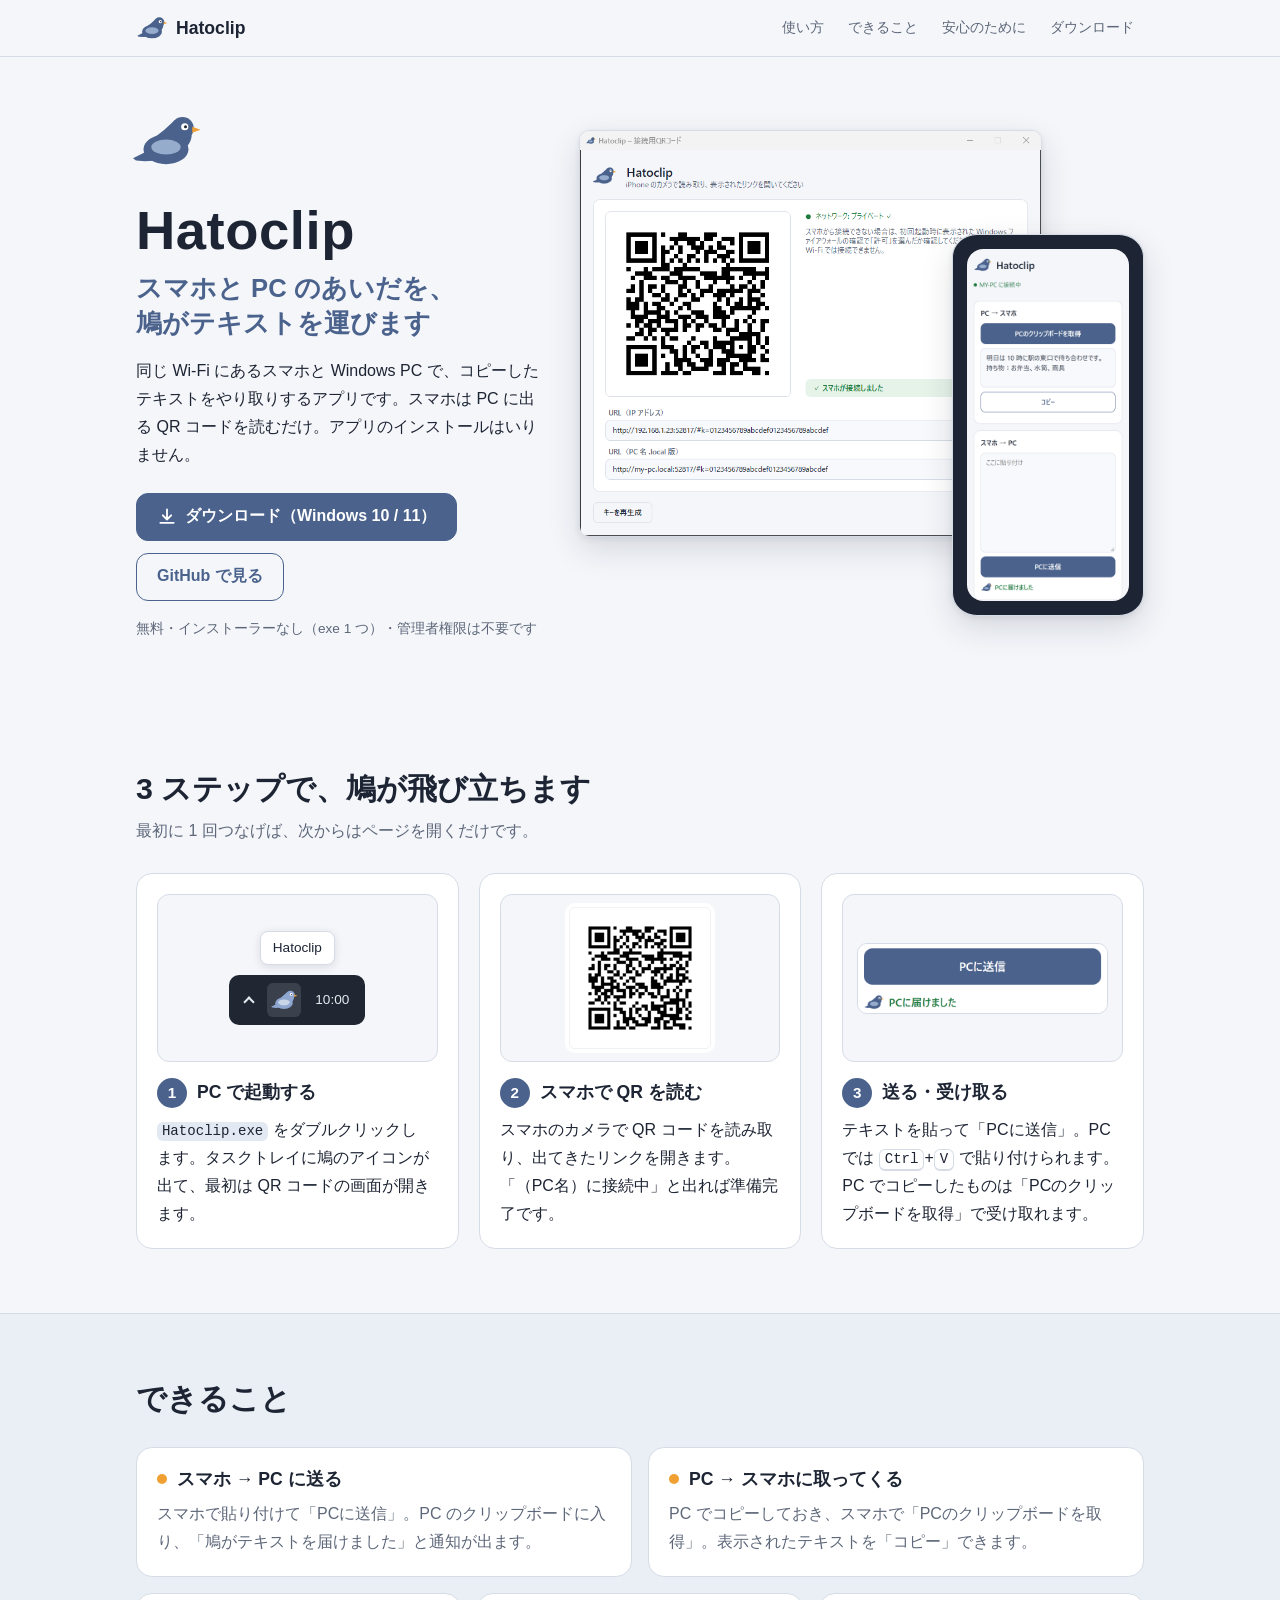
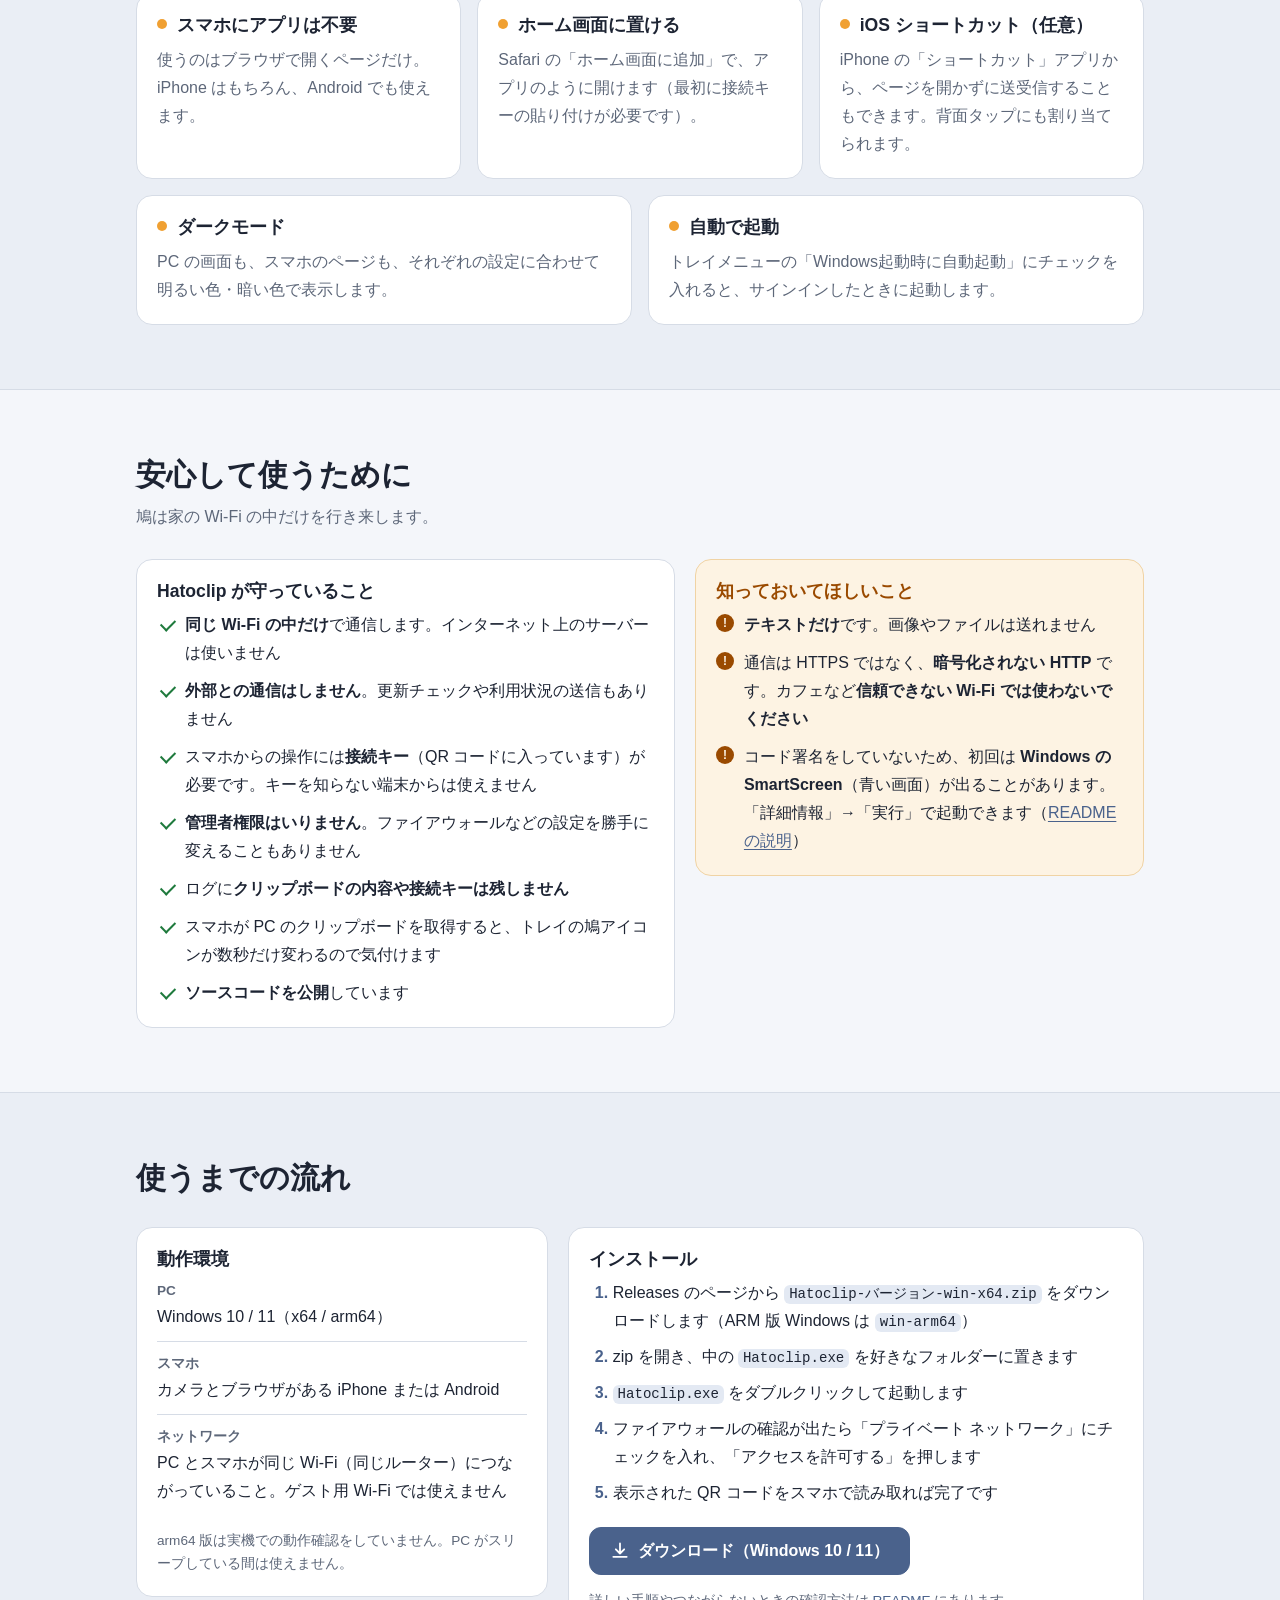
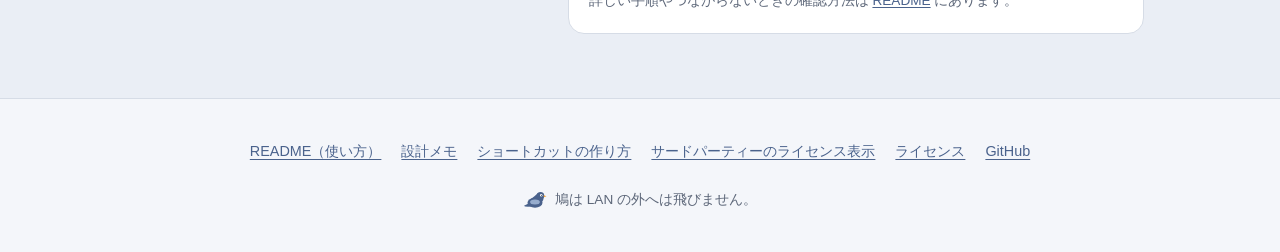
<file: site/index.html>
<!DOCTYPE html>
<html lang="ja">
<head>
  <meta charset="utf-8">
  <meta name="viewport" content="width=device-width, initial-scale=1">
  <meta name="color-scheme" content="light dark">
  <meta name="theme-color" content="#f4f6fa" media="(prefers-color-scheme: light)">
  <meta name="theme-color" content="#12161d" media="(prefers-color-scheme: dark)">
  <title>Hatoclip – スマホと PC のあいだを、鳩がテキストを運びます</title>
  <meta name="description" content="Hatoclip（ハトクリップ）は、同じ Wi-Fi にあるスマホと Windows PC のあいだで、コピーしたテキストをやり取りするアプリです。スマホは PC の QR コードを読むだけで、アプリのインストールは不要です。">
  <link rel="canonical" href="https://kn0kyt.github.io/hatoclip/">
  <link rel="icon" href="favicon.ico" sizes="any">
  <link rel="apple-touch-icon" href="img/apple-touch-icon.png">
  <link rel="stylesheet" href="style.css">

  <meta property="og:type" content="website">
  <meta property="og:locale" content="ja_JP">
  <meta property="og:site_name" content="Hatoclip">
  <meta property="og:title" content="Hatoclip – スマホと PC のあいだを、鳩がテキストを運びます">
  <meta property="og:description" content="同じ Wi-Fi のスマホと Windows PC で、コピーしたテキストをやり取り。スマホは QR コードを読むだけ、アプリ不要です。">
  <meta property="og:url" content="https://kn0kyt.github.io/hatoclip/">
  <meta property="og:image" content="https://kn0kyt.github.io/hatoclip/img/ogp.png">
  <meta property="og:image:width" content="1200">
  <meta property="og:image:height" content="630">
  <meta property="og:image:alt" content="鳩のマークと「Hatoclip」の文字。スマホと PC のあいだを、鳩がテキストを運びます">
  <meta name="twitter:card" content="summary_large_image">
  <meta name="twitter:title" content="Hatoclip – スマホと PC のあいだを、鳩がテキストを運びます">
  <meta name="twitter:description" content="同じ Wi-Fi のスマホと Windows PC で、コピーしたテキストをやり取り。スマホは QR コードを読むだけ、アプリ不要です。">
  <meta name="twitter:image" content="https://kn0kyt.github.io/hatoclip/img/ogp.png">
</head>
<body>
  <!-- Pigeon mark: same silhouette as the app's tray icon and phone page (48x48 grid). -->
  <svg class="sprite" aria-hidden="true" focusable="false">
    <symbol id="pigeon" viewBox="0 0 48 48">
      <g style="fill: var(--pigeon-body)">
        <polygon points="13,30 2,35.5 4,37 10,37.5 18,37"/>
        <ellipse cx="24" cy="29.5" rx="15" ry="10"/>
        <path d="M30,10 Q23,17 14,23.5 L30,34 L38.5,27 Q41.5,23 41,19 Z"/>
        <circle cx="35" cy="15.5" r="7.5"/>
      </g>
      <ellipse cx="24" cy="28" rx="9.8" ry="5" style="fill: var(--pigeon-wing)"/>
      <polygon points="41.5,14.5 47,16.5 41.5,18.5" style="fill: var(--pigeon-beak)"/>
      <circle cx="36.5" cy="14.5" r="2.4" style="fill: #ffffff"/>
      <circle cx="37" cy="14.5" r="1" style="fill: #1d2433"/>
    </symbol>
  </svg>

  <a class="skip" href="#main">本文へ移動</a>

  <header class="site-header">
    <div class="wrap site-header-inner">
      <a class="brand" href="./" aria-label="Hatoclip トップ">
        <svg class="brand-mark" aria-hidden="true" focusable="false"><use href="#pigeon"/></svg>
        <span>Hatoclip</span>
      </a>
      <nav class="nav" aria-label="ページ内">
        <a href="#steps">使い方</a>
        <a href="#features">できること</a>
        <a href="#safety">安心のために</a>
        <a href="#start">ダウンロード</a>
      </nav>
    </div>
  </header>

  <main id="main">
    <section class="hero" aria-labelledby="hero-title">
      <div class="wrap hero-inner">
        <div class="hero-text">
          <svg class="hero-mark" aria-hidden="true" focusable="false"><use href="#pigeon"/></svg>
          <h1 id="hero-title">Hatoclip</h1>
          <p class="tagline">スマホと PC のあいだを、<wbr>鳩がテキストを運びます</p>
          <p class="lead">同じ Wi-Fi にあるスマホと Windows PC で、コピーしたテキストをやり取りするアプリです。スマホは PC に出る QR コードを読むだけ。アプリのインストールはいりません。</p>
          <div class="actions">
            <a class="btn btn-primary" href="https://github.com/kn0kyt/hatoclip/releases/latest">
              <svg class="btn-icon" viewBox="0 0 24 24" aria-hidden="true" focusable="false"><path d="M12 3v12m0 0-5-5m5 5 5-5M4 19h16" fill="none" stroke="currentColor" stroke-width="2.2" stroke-linecap="round" stroke-linejoin="round"/></svg>
              ダウンロード（Windows 10 / 11）
            </a>
            <a class="btn btn-secondary" href="https://github.com/kn0kyt/hatoclip">GitHub で見る</a>
          </div>
          <p class="fine">無料・インストーラーなし（exe 1 つ）・管理者権限は不要です</p>
        </div>

        <div class="hero-visual">
          <figure class="shots">
            <picture class="shot-pc">
              <source srcset="img/pc-window-dark.png" media="(prefers-color-scheme: dark)" width="746" height="655">
              <img src="img/pc-window-light.png" width="746" height="655" alt="PC の「接続用QRコード」の画面。QR コード、「ネットワーク: プライベート ✓」、「✓ スマホが接続しました」と、接続用の URL が表示されている">
            </picture>
            <div class="phone">
              <picture>
                <source srcset="img/phone-dark.png" media="(prefers-color-scheme: dark)" width="780" height="1688">
                <img src="img/phone-light.png" width="780" height="1688" alt="スマホのブラウザで開いた Hatoclip のページ。「MY-PC に接続中」と表示され、PC から取得したテキストと「PCに届けました」が見えている">
              </picture>
            </div>
            <figcaption class="visually-hidden">左が PC の画面、右がスマホの画面です（画面の名前やアドレスは例です）。</figcaption>
          </figure>
        </div>
      </div>
    </section>

    <section id="steps" class="section" aria-labelledby="steps-title">
      <div class="wrap">
        <h2 id="steps-title" class="section-title">3 ステップで、鳩が飛び立ちます</h2>
        <p class="section-lead">最初に 1 回つなげば、次からはページを開くだけです。</p>
        <ol class="steps">
          <li class="card step">
            <div class="step-art art-tray" aria-hidden="true">
              <div class="tray-tip">Hatoclip</div>
              <div class="tray-bar">
                <span class="tray-chevron"></span>
                <svg class="tray-icon" focusable="false"><use href="#pigeon"/></svg>
                <span class="tray-clock">10:00</span>
              </div>
            </div>
            <h3><span class="step-num" aria-hidden="true">1</span>PC で起動する</h3>
            <p><code>Hatoclip.exe</code> をダブルクリックします。タスクトレイに鳩のアイコンが出て、最初は QR コードの画面が開きます。</p>
          </li>
          <li class="card step">
            <div class="step-art art-qr">
              <picture>
                <source srcset="img/step-qr-dark.png" media="(prefers-color-scheme: dark)" width="480" height="480">
                <img src="img/step-qr-light.png" width="480" height="480" loading="lazy" alt="PC の画面に表示される接続用の QR コード">
              </picture>
            </div>
            <h3><span class="step-num" aria-hidden="true">2</span>スマホで QR を読む</h3>
            <p>スマホのカメラで QR コードを読み取り、出てきたリンクを開きます。「（PC名）に接続中」と出れば準備完了です。</p>
          </li>
          <li class="card step">
            <div class="step-art art-send">
              <picture>
                <source srcset="img/step-send-dark.png" media="(prefers-color-scheme: dark)" width="680" height="190">
                <img src="img/step-send-light.png" width="680" height="190" loading="lazy" alt="スマホのページの「PCに送信」ボタンと、「PCに届けました」の表示">
              </picture>
            </div>
            <h3><span class="step-num" aria-hidden="true">3</span>送る・受け取る</h3>
            <p>テキストを貼って「PCに送信」。PC では <kbd>Ctrl</kbd>+<kbd>V</kbd> で貼り付けられます。PC でコピーしたものは「PCのクリップボードを取得」で受け取れます。</p>
          </li>
        </ol>
      </div>
    </section>

    <section id="features" class="section section-alt" aria-labelledby="features-title">
      <div class="wrap">
        <h2 id="features-title" class="section-title">できること</h2>
        <ul class="features">
          <li class="card feature">
            <h3>スマホ → PC に送る</h3>
            <p>スマホで貼り付けて「PCに送信」。PC のクリップボードに入り、「鳩がテキストを届けました」と通知が出ます。</p>
          </li>
          <li class="card feature">
            <h3>PC → スマホに取ってくる</h3>
            <p>PC でコピーしておき、スマホで「PCのクリップボードを取得」。表示されたテキストを「コピー」できます。</p>
          </li>
          <li class="card feature">
            <h3>スマホにアプリは不要</h3>
            <p>使うのはブラウザで開くページだけ。iPhone はもちろん、Android でも使えます。</p>
          </li>
          <li class="card feature">
            <h3>ホーム画面に置ける</h3>
            <p>Safari の「ホーム画面に追加」で、アプリのように開けます（最初に接続キーの貼り付けが必要です）。</p>
          </li>
          <li class="card feature">
            <h3>iOS ショートカット（任意）</h3>
            <p>iPhone の「ショートカット」アプリから、ページを開かずに送受信することもできます。背面タップにも割り当てられます。</p>
          </li>
          <li class="card feature">
            <h3>ダークモード</h3>
            <p>PC の画面も、スマホのページも、それぞれの設定に合わせて明るい色・暗い色で表示します。</p>
          </li>
          <li class="card feature">
            <h3>自動で起動</h3>
            <p>トレイメニューの「Windows起動時に自動起動」にチェックを入れると、サインインしたときに起動します。</p>
          </li>
        </ul>
      </div>
    </section>

    <section id="safety" class="section" aria-labelledby="safety-title">
      <div class="wrap">
        <h2 id="safety-title" class="section-title">安心して使うために</h2>
        <p class="section-lead">鳩は家の Wi-Fi の中だけを行き来します。</p>
        <div class="safety">
          <div class="card safety-card">
            <h3>Hatoclip が守っていること</h3>
            <ul class="checks">
              <li><strong>同じ Wi-Fi の中だけ</strong>で通信します。インターネット上のサーバーは使いません</li>
              <li><strong>外部との通信はしません</strong>。更新チェックや利用状況の送信もありません</li>
              <li>スマホからの操作には<strong>接続キー</strong>（QR コードに入っています）が必要です。キーを知らない端末からは使えません</li>
              <li><strong>管理者権限はいりません</strong>。ファイアウォールなどの設定を勝手に変えることもありません</li>
              <li>ログに<strong>クリップボードの内容や接続キーは残しません</strong></li>
              <li>スマホが PC のクリップボードを取得すると、トレイの鳩アイコンが数秒だけ変わるので気付けます</li>
              <li><strong>ソースコードを公開</strong>しています</li>
            </ul>
          </div>
          <div class="card safety-card safety-limits">
            <h3>知っておいてほしいこと</h3>
            <ul class="notes">
              <li><strong>テキストだけ</strong>です。画像やファイルは送れません</li>
              <li>通信は HTTPS ではなく、<strong>暗号化されない HTTP</strong> です。カフェなど<strong>信頼できない Wi-Fi では使わないでください</strong></li>
              <li>コード署名をしていないため、初回は <strong>Windows の SmartScreen</strong>（青い画面）が出ることがあります。「詳細情報」→「実行」で起動できます（<a href="https://github.com/kn0kyt/hatoclip#インストール">README の説明</a>）</li>
            </ul>
          </div>
        </div>
      </div>
    </section>

    <section id="start" class="section section-alt" aria-labelledby="start-title">
      <div class="wrap">
        <h2 id="start-title" class="section-title">使うまでの流れ</h2>
        <div class="start">
          <div class="card requirements">
            <h3>動作環境</h3>
            <dl class="req">
              <div><dt>PC</dt><dd>Windows 10 / 11（x64 / arm64）</dd></div>
              <div><dt>スマホ</dt><dd>カメラとブラウザがある iPhone または Android</dd></div>
              <div><dt>ネットワーク</dt><dd>PC とスマホが同じ Wi-Fi（同じルーター）につながっていること。ゲスト用 Wi-Fi では使えません</dd></div>
            </dl>
            <p class="small">arm64 版は実機での動作確認をしていません。PC がスリープしている間は使えません。</p>
          </div>
          <div class="card install">
            <h3>インストール</h3>
            <ol class="flow">
              <li>Releases のページから <code>Hatoclip-<var>バージョン</var>-win-x64.zip</code> をダウンロードします（ARM 版 Windows は <code>win-arm64</code>）</li>
              <li>zip を開き、中の <code>Hatoclip.exe</code> を好きなフォルダーに置きます</li>
              <li><code>Hatoclip.exe</code> をダブルクリックして起動します</li>
              <li>ファイアウォールの確認が出たら「プライベート ネットワーク」にチェックを入れ、「アクセスを許可する」を押します</li>
              <li>表示された QR コードをスマホで読み取れば完了です</li>
            </ol>
            <div class="actions">
              <a class="btn btn-primary" href="https://github.com/kn0kyt/hatoclip/releases/latest">
                <svg class="btn-icon" viewBox="0 0 24 24" aria-hidden="true" focusable="false"><path d="M12 3v12m0 0-5-5m5 5 5-5M4 19h16" fill="none" stroke="currentColor" stroke-width="2.2" stroke-linecap="round" stroke-linejoin="round"/></svg>
                ダウンロード（Windows 10 / 11）
              </a>
            </div>
            <p class="small">詳しい手順やつながらないときの確認方法は <a href="https://github.com/kn0kyt/hatoclip#readme">README</a> にあります。</p>
          </div>
        </div>
      </div>
    </section>
  </main>

  <footer class="site-footer">
    <div class="wrap">
      <nav aria-label="資料">
        <ul class="footer-links">
          <li><a href="https://github.com/kn0kyt/hatoclip#readme">README（使い方）</a></li>
          <li><a href="https://github.com/kn0kyt/hatoclip/blob/main/docs/design.md">設計メモ</a></li>
          <li><a href="https://github.com/kn0kyt/hatoclip/blob/main/docs/shortcut.md">ショートカットの作り方</a></li>
          <li><a href="https://github.com/kn0kyt/hatoclip/blob/main/THIRD-PARTY-NOTICES.txt">サードパーティーのライセンス表示</a></li>
          <li><a href="https://github.com/kn0kyt/hatoclip/blob/main/LICENSE">ライセンス</a></li>
          <li><a href="https://github.com/kn0kyt/hatoclip">GitHub</a></li>
        </ul>
      </nav>
      <p class="footer-note">
        <svg class="footer-mark" aria-hidden="true" focusable="false"><use href="#pigeon"/></svg>
        鳩は LAN の外へは飛びません。
      </p>
    </div>
  </footer>
</body>
</html>
</file>
<file: site/style.css>
/* Hatoclip introduction page. Same tokens as the app's phone page (src/Hatoclip/Web/style.css). */

:root {
  color-scheme: light dark;
  --bg: #f4f6fa;
  --bg-alt: #eaeef5;
  --card: #ffffff;
  --field: #f7f9fc;
  --text: #1d2433;
  --muted: #5d6779;
  --border: #d6dce6;
  --accent: #4a628c;
  --accent-text: #ffffff;
  --accent-soft: #e3e9f3;
  --ok: #1f7a3d;
  --warn: #9a4a00;
  --warn-soft: #fdf3e3;
  --warn-border: #f0d3a4;
  --focus: #2f6fd6;
  --pigeon-body: #4a628c;
  --pigeon-wing: #96accd;
  --pigeon-beak: #f0a032;
  --bezel: #1d2433;
  --shadow: 0 12px 32px rgba(29, 36, 51, 0.14), 0 2px 6px rgba(29, 36, 51, 0.08);
  --radius: 16px;
}

@media (prefers-color-scheme: dark) {
  :root {
    --bg: #12161d;
    --bg-alt: #161b23;
    --card: #1c222c;
    --field: #151a22;
    --text: #e6e9ef;
    --muted: #9aa4b5;
    --border: #2f3846;
    --accent: #8ea6d0;
    --accent-text: #10141a;
    --accent-soft: #263042;
    --ok: #6fcf8f;
    --warn: #f2b45c;
    --warn-soft: #33291b;
    --warn-border: #5a4526;
    --focus: #9cc1ff;
    --pigeon-body: #8ea6d0;
    --pigeon-wing: #c9d6ea;
    --bezel: #05070a;
    --shadow: 0 12px 32px rgba(0, 0, 0, 0.45), 0 2px 6px rgba(0, 0, 0, 0.3);
  }
}

* { box-sizing: border-box; }

html { -webkit-text-size-adjust: 100%; scroll-behavior: smooth; scroll-padding-top: 72px; }

body {
  margin: 0;
  background: var(--bg);
  color: var(--text);
  font-family: -apple-system, BlinkMacSystemFont, "Hiragino Sans", "Hiragino Kaku Gothic ProN", "Yu Gothic UI", "Meiryo", sans-serif;
  font-size: 16px;
  line-height: 1.75;
  overflow-wrap: anywhere;
}

p, li, dd { text-wrap: pretty; }
.fine, .section-lead, .footer-note { word-break: auto-phrase; }

img { display: block; max-width: 100%; height: auto; }

a { color: var(--accent); text-underline-offset: 0.18em; }
a:hover { text-decoration-thickness: 2px; }

h1, h2, h3, .tagline {
  line-height: 1.35;
  text-wrap: balance;
  word-break: auto-phrase; /* Japanese: break between phrases where supported */
  overflow-wrap: normal;
}

code, kbd {
  font-family: ui-monospace, SFMono-Regular, Menlo, Consolas, monospace;
  font-size: 0.88em;
  padding: 0.1em 0.35em;
  border-radius: 6px;
  background: var(--accent-soft);
  overflow-wrap: anywhere;
}
kbd { border: 1px solid var(--border); border-bottom-width: 2px; background: var(--card); }
var { font-style: normal; }

:focus { outline: none; }
:focus-visible { outline: 3px solid var(--focus); outline-offset: 3px; border-radius: 4px; }

.sprite { position: absolute; width: 0; height: 0; overflow: hidden; }

.visually-hidden {
  position: absolute !important;
  width: 1px; height: 1px;
  margin: -1px; padding: 0; border: 0;
  overflow: hidden; clip: rect(0 0 0 0); white-space: nowrap;
}

.skip {
  position: absolute;
  left: 16px; top: -64px;
  z-index: 20;
  padding: 8px 14px;
  border-radius: 10px;
  background: var(--card);
  color: var(--text);
  font-weight: 600;
}
.skip:focus { top: 12px; }

.wrap {
  width: 100%;
  max-width: 1040px;
  margin: 0 auto;
  padding-left: max(16px, env(safe-area-inset-left));
  padding-right: max(16px, env(safe-area-inset-right));
}

/* ---- header ------------------------------------------------------------------------------ */

.site-header {
  position: sticky;
  top: 0;
  z-index: 10;
  background: color-mix(in srgb, var(--bg) 88%, transparent);
  -webkit-backdrop-filter: saturate(1.4) blur(10px);
  backdrop-filter: saturate(1.4) blur(10px);
  border-bottom: 1px solid var(--border);
}
@supports not (background: color-mix(in srgb, red 50%, blue)) {
  .site-header { background: var(--bg); }
}

.site-header-inner {
  display: flex;
  align-items: center;
  justify-content: space-between;
  gap: 16px;
  min-height: 56px;
}

.brand {
  display: inline-flex;
  align-items: center;
  gap: 8px;
  color: var(--text);
  font-weight: 700;
  font-size: 1.1rem;
  text-decoration: none;
}
.brand-mark { width: 32px; height: 32px; flex: none; }

.nav { display: flex; gap: 4px; }
.nav a {
  padding: 6px 10px;
  border-radius: 8px;
  color: var(--muted);
  font-size: 0.9rem;
  text-decoration: none;
  white-space: nowrap;
}
.nav a:hover { color: var(--text); background: var(--accent-soft); }

@media (max-width: 639px) {
  .nav { display: none; }
}

/* ---- hero -------------------------------------------------------------------------------- */

.hero { padding: 48px 0 64px; overflow: hidden; }

.hero-inner {
  display: grid;
  grid-template-columns: minmax(0, 1fr) minmax(0, 1.4fr);
  gap: 40px;
  align-items: center;
}

.hero-mark {
  width: 72px;
  height: 72px;
  margin-left: -6px;
  animation: float 5s ease-in-out infinite;
}

@keyframes float {
  0%, 100% { transform: translateY(0) rotate(0deg); }
  50% { transform: translateY(-6px) rotate(-2deg); }
}

h1 {
  margin: 8px 0 4px;
  font-size: clamp(2.4rem, 6vw, 3.4rem);
  letter-spacing: 0.01em;
}

.tagline {
  margin: 0 0 16px;
  font-size: clamp(1.25rem, 3vw, 1.6rem);
  font-weight: 700;
  color: var(--accent);
}

.lead { margin: 0 0 24px; color: var(--text); }

.actions { display: flex; flex-wrap: wrap; gap: 12px; }

.btn {
  display: inline-flex;
  align-items: center;
  justify-content: center;
  gap: 8px;
  min-height: 48px;
  padding: 10px 20px;
  border: 1px solid var(--accent);
  border-radius: 12px;
  font-weight: 700;
  line-height: 1.4;
  text-align: center;
  text-decoration: none;
}
.btn:hover { text-decoration: none; filter: brightness(1.06); }
.btn-primary { background: var(--accent); color: var(--accent-text); }
.btn-secondary { background: transparent; color: var(--accent); }
.btn-secondary:hover { background: var(--accent-soft); filter: none; }
.btn-icon { width: 20px; height: 20px; flex: none; }

.fine { margin: 16px 0 0; font-size: 0.85rem; color: var(--muted); }

/* Screenshots: PC window with the phone in front of its lower right corner. */
.shots {
  position: relative;
  margin: 0;
  padding: 0 18% 14% 0;
}

.shot-pc img {
  border-radius: 10px;
  border: 1px solid var(--border);
  box-shadow: var(--shadow);
}

.phone {
  position: absolute;
  right: 0;
  bottom: 0;
  width: 34%;
  padding: 2.4%;
  border-radius: 13% / 6%;
  background: var(--bezel);
  border: 1px solid var(--border);
  box-shadow: var(--shadow);
}
.phone img { border-radius: 10% / 4.6%; }

/* ---- sections ---------------------------------------------------------------------------- */

.section { padding: 64px 0; }
.section-alt { background: var(--bg-alt); border-top: 1px solid var(--border); border-bottom: 1px solid var(--border); }

.section-title {
  margin: 0 0 8px;
  font-size: clamp(1.4rem, 3.4vw, 1.9rem);
}
.section-lead { margin: 0 0 28px; color: var(--muted); }
.section-title + .features, .section-title + .start { margin-top: 28px; }

.card {
  background: var(--card);
  border: 1px solid var(--border);
  border-radius: var(--radius);
  padding: 20px;
}

h3 { margin: 0 0 8px; font-size: 1.1rem; }
.card p { margin: 0; }

/* steps */
.steps {
  list-style: none;
  margin: 0;
  padding: 0;
  display: grid;
  grid-template-columns: repeat(3, minmax(0, 1fr));
  gap: 20px;
}

.step { display: flex; flex-direction: column; }
.step h3 { display: flex; align-items: center; gap: 10px; margin-top: 16px; }

.step-num {
  display: inline-grid;
  place-items: center;
  width: 30px;
  height: 30px;
  flex: none;
  border-radius: 50%;
  background: var(--accent);
  color: var(--accent-text);
  font-size: 0.95rem;
  font-weight: 700;
}

.step-art {
  display: grid;
  place-items: center;
  height: 168px;
  border-radius: 12px;
  background: var(--bg);
  border: 1px solid var(--border);
  overflow: hidden;
}

.art-qr img { width: 150px; height: 150px; border-radius: 10px; }
.art-send { padding: 0 14px; }
.art-send img { width: 100%; max-width: 300px; border-radius: 10px; border: 1px solid var(--border); }

/* step 1: a small taskbar corner with the pigeon in the tray */
.art-tray { align-content: center; gap: 10px; }
.tray-tip {
  justify-self: center;
  padding: 4px 12px;
  border-radius: 8px;
  border: 1px solid var(--border);
  background: var(--card);
  font-size: 0.85rem;
  color: var(--text);
  box-shadow: 0 2px 8px rgba(29, 36, 51, 0.12);
}
.tray-bar {
  display: flex;
  align-items: center;
  gap: 14px;
  padding: 8px 16px;
  border-radius: 10px;
  background: #202733;
  color: #e6e9ef;
  font-size: 0.85rem;
}
.tray-chevron {
  width: 8px; height: 8px;
  border-left: 2px solid currentColor;
  border-top: 2px solid currentColor;
  transform: translateY(2px) rotate(45deg);
}
.tray-icon {
  width: 34px;
  height: 34px;
  padding: 3px;
  border-radius: 6px;
  background: rgba(255, 255, 255, 0.12);
  /* keep the light-theme pigeon colours on the dark taskbar */
  --pigeon-body: #8ea6d0;
  --pigeon-wing: #c9d6ea;
}
.tray-clock { font-variant-numeric: tabular-nums; }

/* features */
.features {
  list-style: none;
  margin: 0;
  padding: 0;
  display: grid;
  grid-template-columns: repeat(auto-fill, minmax(min(100%, 290px), 1fr));
  gap: 16px;
}
/* 7 cards: 2 wide + 3 + 2 wide on desktop; 1 wide + 3 rows of 2 on two columns */
@media (min-width: 900px) {
  .features { grid-template-columns: repeat(6, minmax(0, 1fr)); }
  .feature { grid-column: span 2; }
  .feature:nth-child(-n+2), .feature:nth-child(n+6) { grid-column: span 3; }
}
@media (min-width: 640px) and (max-width: 899px) {
  .features { grid-template-columns: repeat(2, minmax(0, 1fr)); }
  .feature:first-child { grid-column: span 2; }
}
.feature h3::before {
  content: "";
  display: inline-block;
  width: 10px;
  height: 10px;
  margin-right: 10px;
  border-radius: 50%;
  background: var(--pigeon-beak);
  vertical-align: 0.1em;
}
.feature p { color: var(--muted); }

/* safety */
.safety {
  display: grid;
  grid-template-columns: minmax(0, 1.2fr) minmax(0, 1fr);
  gap: 20px;
  align-items: start;
}
.safety-limits { background: var(--warn-soft); border-color: var(--warn-border); }
.safety-limits h3 { color: var(--warn); }

.checks, .notes { margin: 0; padding: 0; list-style: none; }
.checks li, .notes li { position: relative; padding-left: 28px; }
.checks li + li, .notes li + li { margin-top: 10px; }
.checks li::before {
  content: "";
  position: absolute;
  left: 4px;
  top: 0.45em;
  width: 12px;
  height: 7px;
  border-left: 2.5px solid var(--ok);
  border-bottom: 2.5px solid var(--ok);
  transform: rotate(-45deg);
}
.notes li::before {
  content: "!";
  position: absolute;
  left: 0;
  top: 0.2em;
  display: grid;
  place-items: center;
  width: 18px;
  height: 18px;
  border-radius: 50%;
  background: var(--warn);
  color: var(--warn-soft);
  font-size: 0.75rem;
  font-weight: 800;
  line-height: 1;
}

/* start */
.start {
  display: grid;
  grid-template-columns: minmax(0, 1fr) minmax(0, 1.4fr);
  gap: 20px;
  align-items: start;
}

.req { margin: 0; }
.req div { padding: 10px 0; border-top: 1px solid var(--border); }
.req div:first-child { border-top: 0; padding-top: 0; }
.req dt { font-size: 0.85rem; font-weight: 700; color: var(--muted); }
.req dd { margin: 0; }

.small { margin-top: 14px !important; font-size: 0.85rem; color: var(--muted); }

.flow { margin: 0 0 20px; padding-left: 1.5em; }
.flow li + li { margin-top: 8px; }
.flow li::marker { color: var(--accent); font-weight: 700; }

/* ---- footer ------------------------------------------------------------------------------ */

.site-footer { padding: 40px 0 calc(40px + env(safe-area-inset-bottom)); }

.footer-links {
  list-style: none;
  margin: 0;
  padding: 0;
  display: flex;
  flex-wrap: wrap;
  justify-content: center;
  gap: 6px 20px;
  font-size: 0.9rem;
}

.footer-note {
  display: flex;
  align-items: center;
  justify-content: center;
  gap: 8px;
  margin: 24px 0 0;
  color: var(--muted);
  font-size: 0.85rem;
}
.footer-mark { width: 24px; height: 24px; flex: none; }

/* ---- responsive -------------------------------------------------------------------------- */

@media (max-width: 899px) {
  .hero { padding-top: 32px; }
  .hero-inner { grid-template-columns: minmax(0, 1fr); gap: 40px; }
  .hero-visual { max-width: 620px; width: 100%; margin: 0 auto; }
  .steps { grid-template-columns: minmax(0, 1fr); max-width: 560px; margin: 0 auto; }
  .safety, .start { grid-template-columns: minmax(0, 1fr); }
}

@media (min-width: 640px) and (max-width: 899px) {
  /* one step per row: picture on the left, text on the right */
  .steps { max-width: none; }
  .step {
    display: grid;
    grid-template-columns: 220px minmax(0, 1fr);
    grid-template-rows: auto 1fr;
    column-gap: 20px;
  }
  .step-art { grid-row: 1 / 3; height: 150px; }
  .step h3 { margin-top: 4px; }
  .art-qr img { width: 124px; height: 124px; }
}

@media (max-width: 479px) {
  .section { padding: 48px 0; }
  .actions .btn { width: 100%; }
  .card { padding: 18px 16px; }
}

@media (prefers-reduced-motion: reduce) {
  html { scroll-behavior: auto; }
  *, *::before, *::after { animation: none !important; transition: none !important; }
}
</file>
